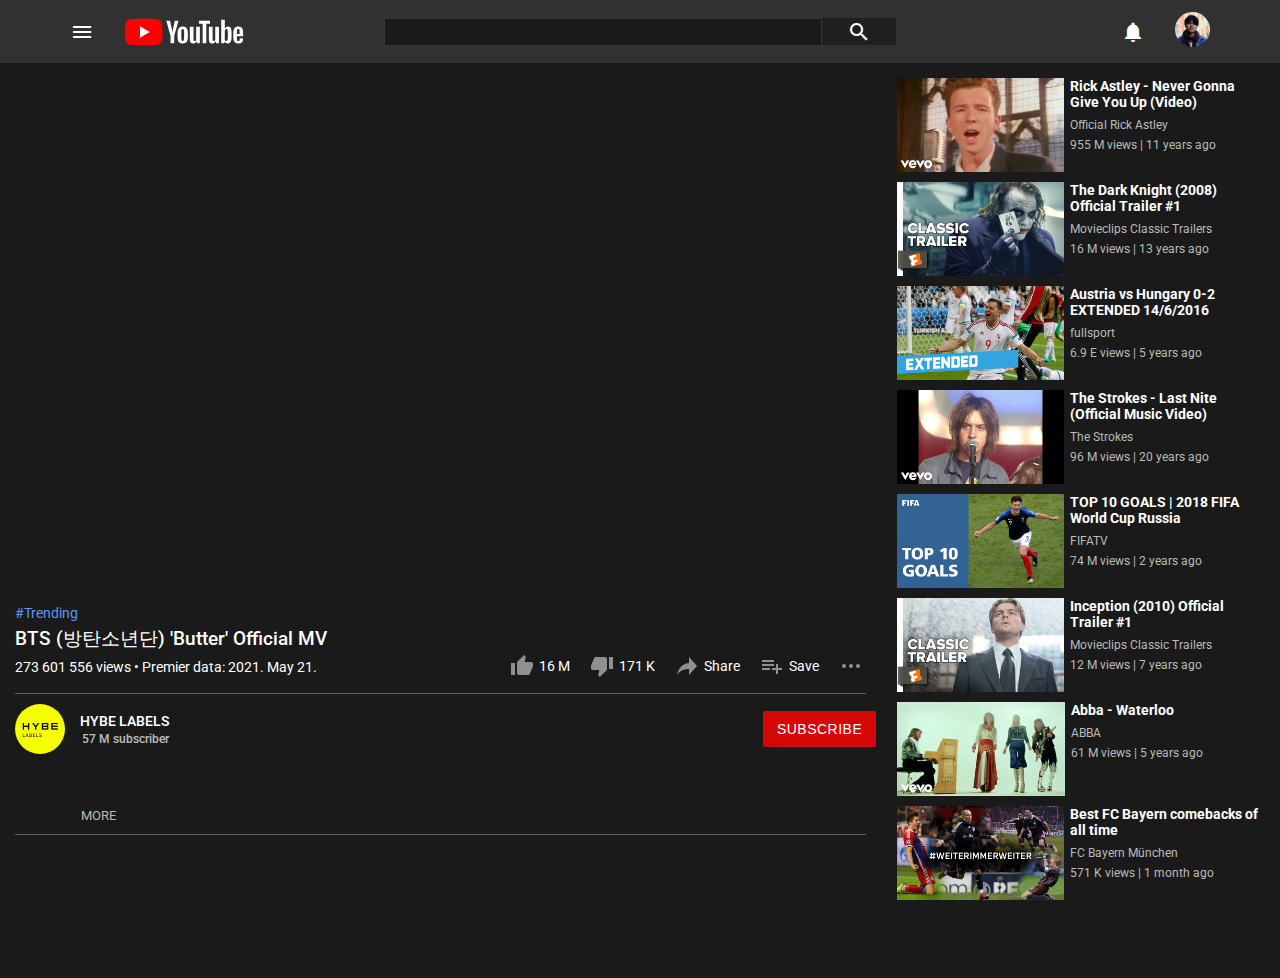
<file: index.html>
<!doctype html>

<html lang="en">
<head>
  <meta charset="utf-8">
  <title>Youtube but better</title>
  <link rel="preconnect" href="https://fonts.gstatic.com">
  <link href="https://fonts.googleapis.com/css2?family=Roboto&display=swap" rel="stylesheet">
  <link rel="stylesheet" href="https://fonts.googleapis.com/icon?family=Material+Icons">
  <link href='https://css.gg/menu-grid-r.css' rel='stylesheet'>
  <meta name="description" content="youtube-clone">
  <meta name="author" content="SitePoint">
  <meta content="width=device-width, initial-scale=1" name="viewport" />
  <link rel="icon" href="media/yt-icon.png">

  <link rel="stylesheet" href="styles/styles.css">

</head>
    <nav>
        <div id = "nav-left">
            <i class="material-icons bg-light pointer">menu</i>
            <img class="bg-light" id="yt-logo" src="media/youtube-logo-white.svg" alt="youtube-logo">
        </div>
        <div id = 'searchbar'>
            <input type = 'text' name = 'search'>
            <button><i class="material-icons">&#xe8b6;</i></button>
        </div>
        <div id = "nav-right">
            <i class="gg-menu-grid-r disappear pointer"></i>
            <i class="material-icons bg-light disappear pointer">notifications</i>
            <a href="https://github.com/minho-sama" target ="_blank"><img class = "bg-light" id = "profile-pic" src = "media/minho.jpg" alt = "profile pic"></a>
        </div>
    </nav>

    <article>
        <div id = 'main-content'>
            <section id = 'video-player'>
                <iframe 
                src="https://www.youtube.com/embed/WMweEpGlu_U" 
                title="YouTube video player" frameborder="0" 
                allow="accelerometer; autoplay; clipboard-write; encrypted-media; gyroscope; picture-in-picture" 
                allowfullscreen></iframe>
                <section id = "description">
                    <header>#Trending</header>
                    <h1>BTS (방탄소년단) 'Butter' Official MV</h1>
                    <p>273 601 556 views • Premier data: 2021. May 21.</p>
                    <div id = "action-buttons">
                        <ul>
                            <li>
                                <img src = "media/like.svg" alt = "like">
                                <p>16 M</p>
                            </li>
                            <li>
                                <img src = "media/dislike.svg" alt = "dislike">
                                <p>171 K</p>
                            </li>
                            <li>
                                <img src = "media/share.svg" alt = "like">
                                <p>Share</p>
                            </li>
                            <li>
                                <img src = "media/add-playlist.svg" alt = "like">
                                <p>Save</p>
                            </li>
                                <img src = "media/grey-mini-menu.svg" alt = "like">  <li>
                            </li>
                        </ul>
                    </div>
                </section>
                <hr>
                
                <section id = "channel-info">
                    <div id = "channel-name">
                        <img src = "media/hypelabels.jpg" alt = "channel-picture">
                        <div class = "container">
                            <p>HYBE LABELS</p>
                            <p id = "sub-num">57 M subscriber</p>
                        </div>
                    </div>
                    <button id = "more-btn">MORE</button>
                    <button id = "subscribe-btn">SUBSCRIBE</button>
                </section>
                <hr>
            </section>
        </div>
        
        <aside id = "recommendations">
            <ul>
                <li>
                    <img class = "thumbnail" src = "media/thumbnails/rickroll.jpg" alt = "rick roll">
                    <div>
                        <h1>Rick Astley - Never Gonna Give You Up (Video)</h1>
                        <p>Official Rick Astley</p>
                        <p>955 M views | 11 years ago</p>
                    </div>
                </li>
                <li>
                    <img class = "thumbnail" src = "media/thumbnails/darkknight.jpg" alt = "batman">
                    <div>
                        <h1>The Dark Knight (2008) Official Trailer #1 </h1>
                        <p>Movieclips Classic Trailers</p>
                        <p>16 M views | 13 years ago</p>
                    </div>
                </li>
                <li>
                    <img class = "thumbnail" src = "media/thumbnails/hun.jpg" alt = "hun-aus">
                    <div>
                        <h1>Austria vs Hungary 0-2 EXTENDED 14/6/2016 </h1>
                        <p>fullsport</p>
                        <p>6.9 E views | 5 years ago</p>
                    </div>
                </li>
                <li>
                    <img class = "thumbnail" src = "media/thumbnails/lastnite.jpg" alt = "lastnite">
                    <div>
                        <h1>The Strokes - Last Nite (Official Music Video)</h1>
                        <p>The Strokes</p>
                        <p>96 M views | 20 years ago</p>
                    </div>
                </li>
                <li>
                    <img class = "thumbnail" src = "media/thumbnails/uefa.jpg" alt = "fifa">
                    <div>
                        <h1>TOP 10 GOALS | 2018 FIFA World Cup Russia
                        </h1>
                        <p>FIFATV</p>
                        <p>74 M views | 2 years ago</p>
                    </div>
                </li>
                <li>
                    <img class = "thumbnail" src = "media/thumbnails/inception.jpg" alt = "dicaprio">
                    <div>
                        <h1>Inception (2010) Official Trailer #1</h1>
                        <p>Movieclips Classic Trailers</p>
                        <p>12 M views | 7 years ago</p>
                    </div>
                </li>
                <li>
                    <img class = "thumbnail" src = "media/thumbnails/waterloo.jpg" alt = "abba">
                    <div>
                        <h1>Abba - Waterloo</h1>
                        <p>ABBA</p>
                        <p>61 M views | 5 years ago</p>
                    </div>
                </li>
                <li>
                    <img class = "thumbnail" src = "media/thumbnails/bayern.jpg" alt = "abba">
                    <div>
                        <h1>Best FC Bayern comebacks of all time</h1>
                        <p>FC Bayern München</p>
                        <p>571 K views | 1 month ago</p>
                    </div>
                </li>
            </ul>
        </aside>
    </article>

<body>

</body>
</html>
</file>
<file: styles/styles.css>
/*mixin*/
nav {
  display: -webkit-box;
  display: -ms-flexbox;
  display: flex;
  -webkit-box-align: center;
      -ms-flex-align: center;
          align-items: center;
  -webkit-box-pack: center;
      -ms-flex-pack: center;
          justify-content: center;
  color: #ffffff;
  width: 100%;
  height: 7vh;
  background-color: #313131;
  position: relative;
}

nav #nav-left {
  position: absolute;
  background-color: #313131;
  display: -webkit-box;
  display: -ms-flexbox;
  display: flex;
  -webkit-box-align: center;
      -ms-flex-align: center;
          align-items: center;
  gap: 30px;
  left: 70px;
}

nav #nav-left #yt-logo {
  width: 120px;
}

nav #nav-right {
  position: absolute;
  background-color: #313131;
  display: -webkit-box;
  display: -ms-flexbox;
  display: flex;
  -webkit-box-align: center;
      -ms-flex-align: center;
          align-items: center;
  gap: 30px;
  right: 70px;
}

nav #nav-right #profile-pic {
  border-radius: 50%;
  width: 35px;
}

nav #nav-right a {
  background-color: #313131;
}

nav #searchbar {
  -webkit-box-align: center;
      -ms-flex-align: center;
          align-items: center;
  display: -webkit-box;
  display: -ms-flexbox;
  display: flex;
  -webkit-box-pack: center;
      -ms-flex-pack: center;
          justify-content: center;
  width: 40%;
  background-color: #313131;
}

nav #searchbar input {
  width: 90%;
  border: 1px solid #383838;
  padding: 4px;
  font-size: 15px;
  background-color: #1a1a1a;
}

nav #searchbar input:focus {
  outline: none;
}

nav #searchbar button {
  border: none;
  width: 15%;
  margin: 0;
  cursor: pointer;
  height: 27px;
  background-color: #202020;
}

nav #searchbar button i {
  margin-top: 1px;
  background-color: #202020;
}

nav .bg-light {
  background-color: #313131;
}

nav .pointer {
  cursor: pointer;
}

::-webkit-scrollbar {
  width: 13px;
}

::-webkit-scrollbar-track {
  background: #313131;
}

::-webkit-scrollbar-thumb {
  background: #bbbbbb;
  -webkit-transition: 0.5s;
  transition: 0.5s;
  border-radius: 5px;
  border: 2px solid rgba(0, 0, 0, 0);
  background-clip: padding-box;
}

::-webkit-scrollbar-thumb:hover {
  background: #6d6d6d;
  border: 2px solid rgba(0, 0, 0, 0);
  background-clip: padding-box;
}

#recommendations {
  margin: 0;
  height: 100%;
  -ms-flex-preferred-size: 30%;
      flex-basis: 30%;
  -webkit-box-orient: vertical;
  -webkit-box-direction: normal;
      -ms-flex-direction: column;
          flex-direction: column;
}

#recommendations ul {
  padding-left: 4px;
}

#recommendations ul li {
  cursor: pointer;
  margin-bottom: 10px;
  display: -webkit-box;
  display: -ms-flexbox;
  display: flex;
  gap: 6px;
  list-style: none;
}

#recommendations ul li .thumbnail {
  width: 168px;
  height: 94px;
}

#recommendations ul li div {
  display: -webkit-box;
  display: -ms-flexbox;
  display: flex;
  -webkit-box-orient: vertical;
  -webkit-box-direction: normal;
      -ms-flex-direction: column;
          flex-direction: column;
}

#recommendations ul li div h1 {
  font-size: 14px;
  margin-bottom: 5px;
}

#recommendations ul li div p {
  color: #bbbbbb;
  font-size: 12px;
  margin: 3px 0;
}

@media only screen and (max-width: 900px) {
  #yt-logo {
    display: none;
  }
}

@media only screen and (max-width: 700px) {
  .disappear {
    display: none;
  }
}

* {
  margin: 0;
  -webkit-box-sizing: border-box;
          box-sizing: border-box;
  color: white;
  font-family: Roboto, Arial, sans-serif;
  background-color: #1a1a1a;
}

body, html {
  height: 100%;
}

article {
  margin: 15px;
  display: -webkit-box;
  display: -ms-flexbox;
  display: flex;
  -webkit-box-orient: horizontal;
  -webkit-box-direction: normal;
      -ms-flex-direction: row;
          flex-direction: row;
  gap: 10px;
  height: 100%;
}

#main-content {
  -ms-flex-preferred-size: 70%;
      flex-basis: 70%;
  -webkit-box-orient: vertical;
  -webkit-box-direction: normal;
      -ms-flex-direction: column;
          flex-direction: column;
  height: 100%;
}

#main-content #video-player {
  width: 100%;
  display: -webkit-box;
  display: -ms-flexbox;
  display: flex;
  -webkit-box-orient: vertical;
  -webkit-box-direction: normal;
      -ms-flex-direction: column;
          flex-direction: column;
  gap: 10px;
  -webkit-box-pack: center;
      -ms-flex-pack: center;
          justify-content: center;
}

#main-content #video-player iframe {
  width: 100%;
  height: 40vw;
}

#main-content #description {
  position: relative;
  font-size: 14px;
  height: 83px;
}

#main-content #description header {
  margin: 5px 0;
  color: #5a98f7;
}

#main-content #description h1 {
  font-weight: 500;
  font-size: 19px;
}

#main-content #description p {
  margin: 7px 0 -10px 0;
}

#main-content #description #action-buttons {
  position: absolute;
  right: 0;
  bottom: 5px;
}

#main-content #description #action-buttons ul {
  list-style: none;
  display: -webkit-box;
  display: -ms-flexbox;
  display: flex;
  gap: 20px;
  -ms-flex-line-pack: center;
      align-content: center;
}

#main-content #description #action-buttons ul li {
  display: -webkit-box;
  display: -ms-flexbox;
  display: flex;
  gap: 5px;
  -webkit-box-align: center;
      -ms-flex-align: center;
          align-items: center;
}

#main-content #description #action-buttons ul li p {
  margin: auto;
}

#main-content #description #action-buttons ul li img {
  cursor: pointer;
}

#main-content hr {
  border: none;
  border-top: 0.5px solid #5f5f5f;
  width: 98%;
}

#main-content #channel-info {
  position: relative;
  height: 120px;
}

#main-content #channel-info #channel-name {
  display: -webkit-box;
  display: -ms-flexbox;
  display: flex;
  gap: 15px;
  -webkit-box-align: center;
      -ms-flex-align: center;
          align-items: center;
}

#main-content #channel-info #channel-name img {
  border-radius: 50%;
  width: 50px;
}

#main-content #channel-info #subscribe-btn {
  position: absolute;
  top: 7px;
  right: 7px;
  border: none;
  border-radius: 2px;
  background-color: #d60707;
  color: white;
  font-size: 14px;
  font-family: sans-serif;
  font-weight: 500;
  letter-spacing: 0.5px;
  cursor: pointer;
  padding: 10px 5px;
  width: 13%;
}

#main-content #channel-info .container {
  display: -webkit-box;
  display: -ms-flexbox;
  display: flex;
  gap: 3px;
  -webkit-box-orient: vertical;
  -webkit-box-direction: normal;
      -ms-flex-direction: column;
          flex-direction: column;
  font-size: 14px;
  font-weight: 550;
  -webkit-box-align: center;
      -ms-flex-align: center;
          align-items: center;
}

#main-content #channel-info .container #sub-num {
  font-size: 12px;
  color: #bbbbbb;
}

#main-content #channel-info #more-btn {
  position: absolute;
  bottom: 0px;
  left: 60px;
  border: none;
  background-color: none;
  color: #bbbbbb;
  cursor: pointer;
}

@media screen and (max-width: 900px) {
  article {
    -webkit-box-orient: vertical;
    -webkit-box-direction: normal;
        -ms-flex-direction: column;
            flex-direction: column;
  }
  article #description p {
    margin: 10px 0;
  }
  article #action-buttons {
    display: none;
  }
  article hr {
    margin-top: 5px;
  }
  #subscribe-btn {
    right: 20px;
  }
}
/*# sourceMappingURL=styles.css.map */
</file>
